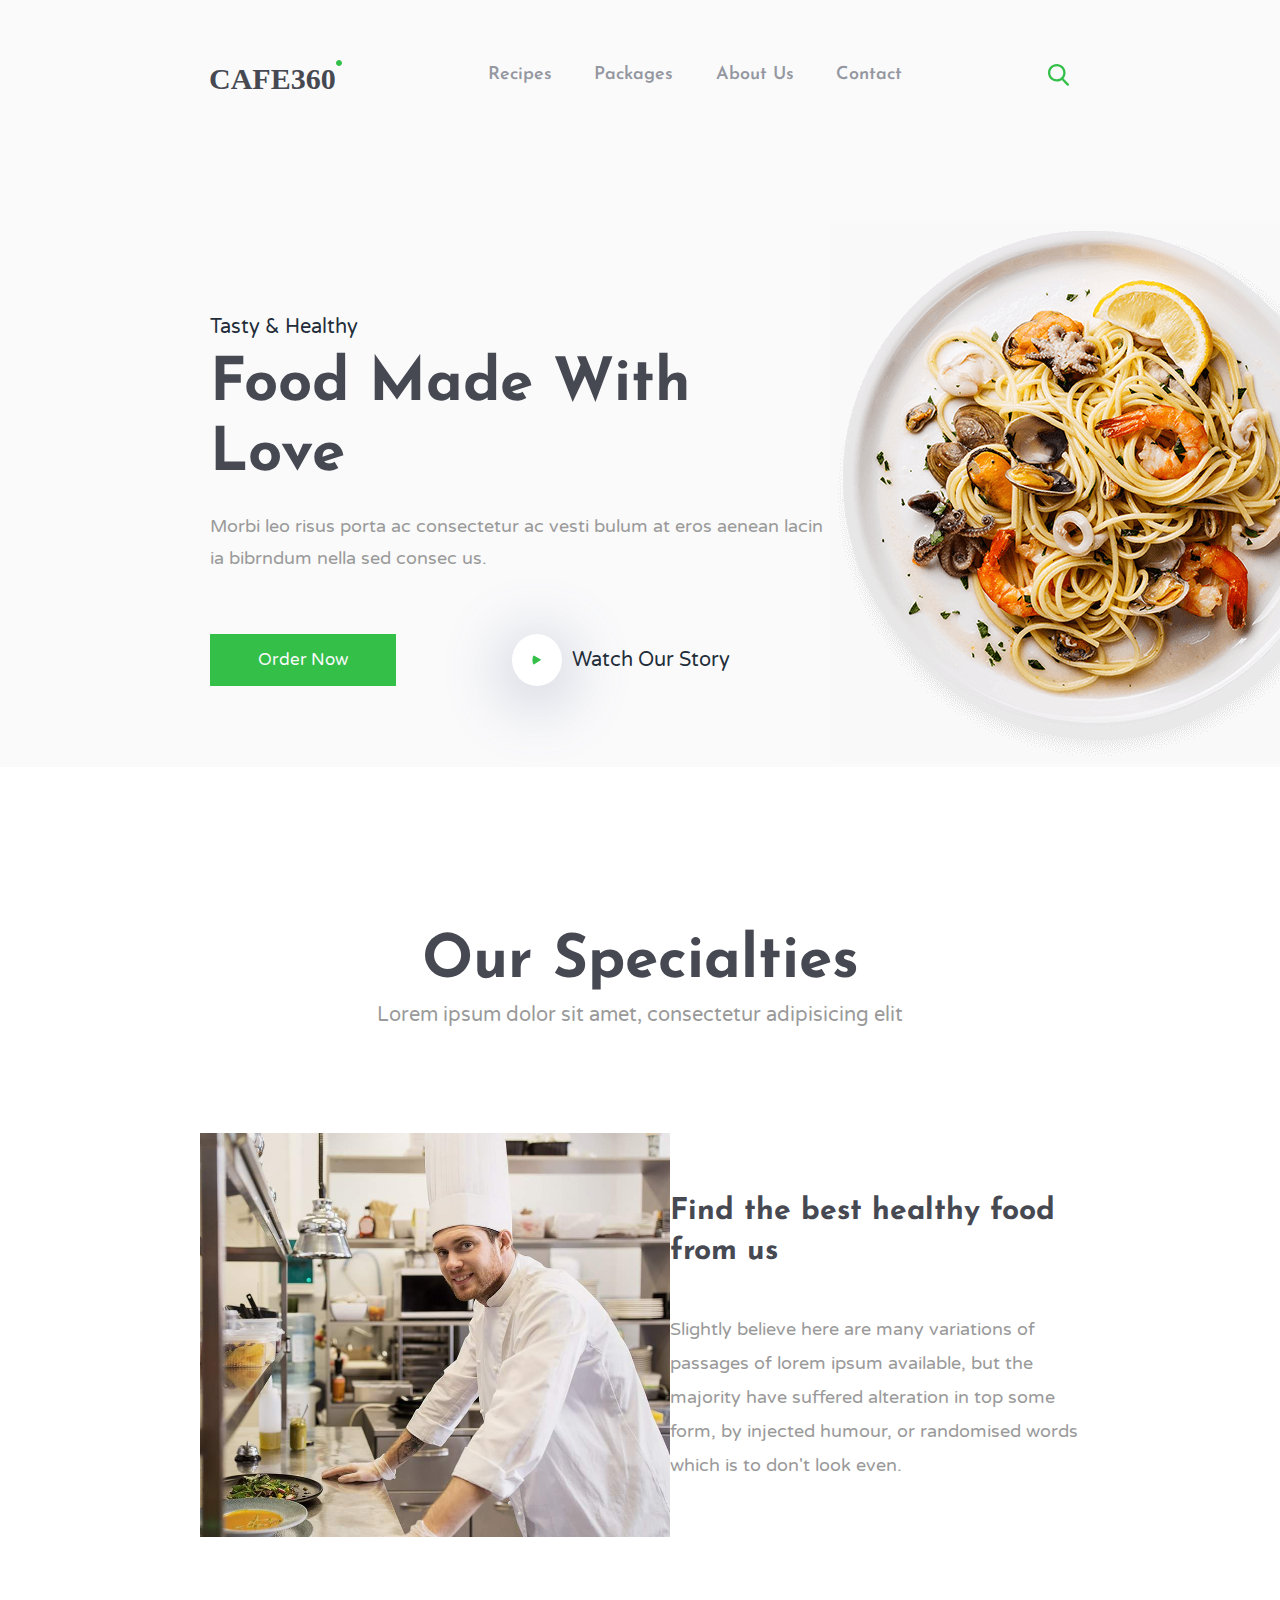
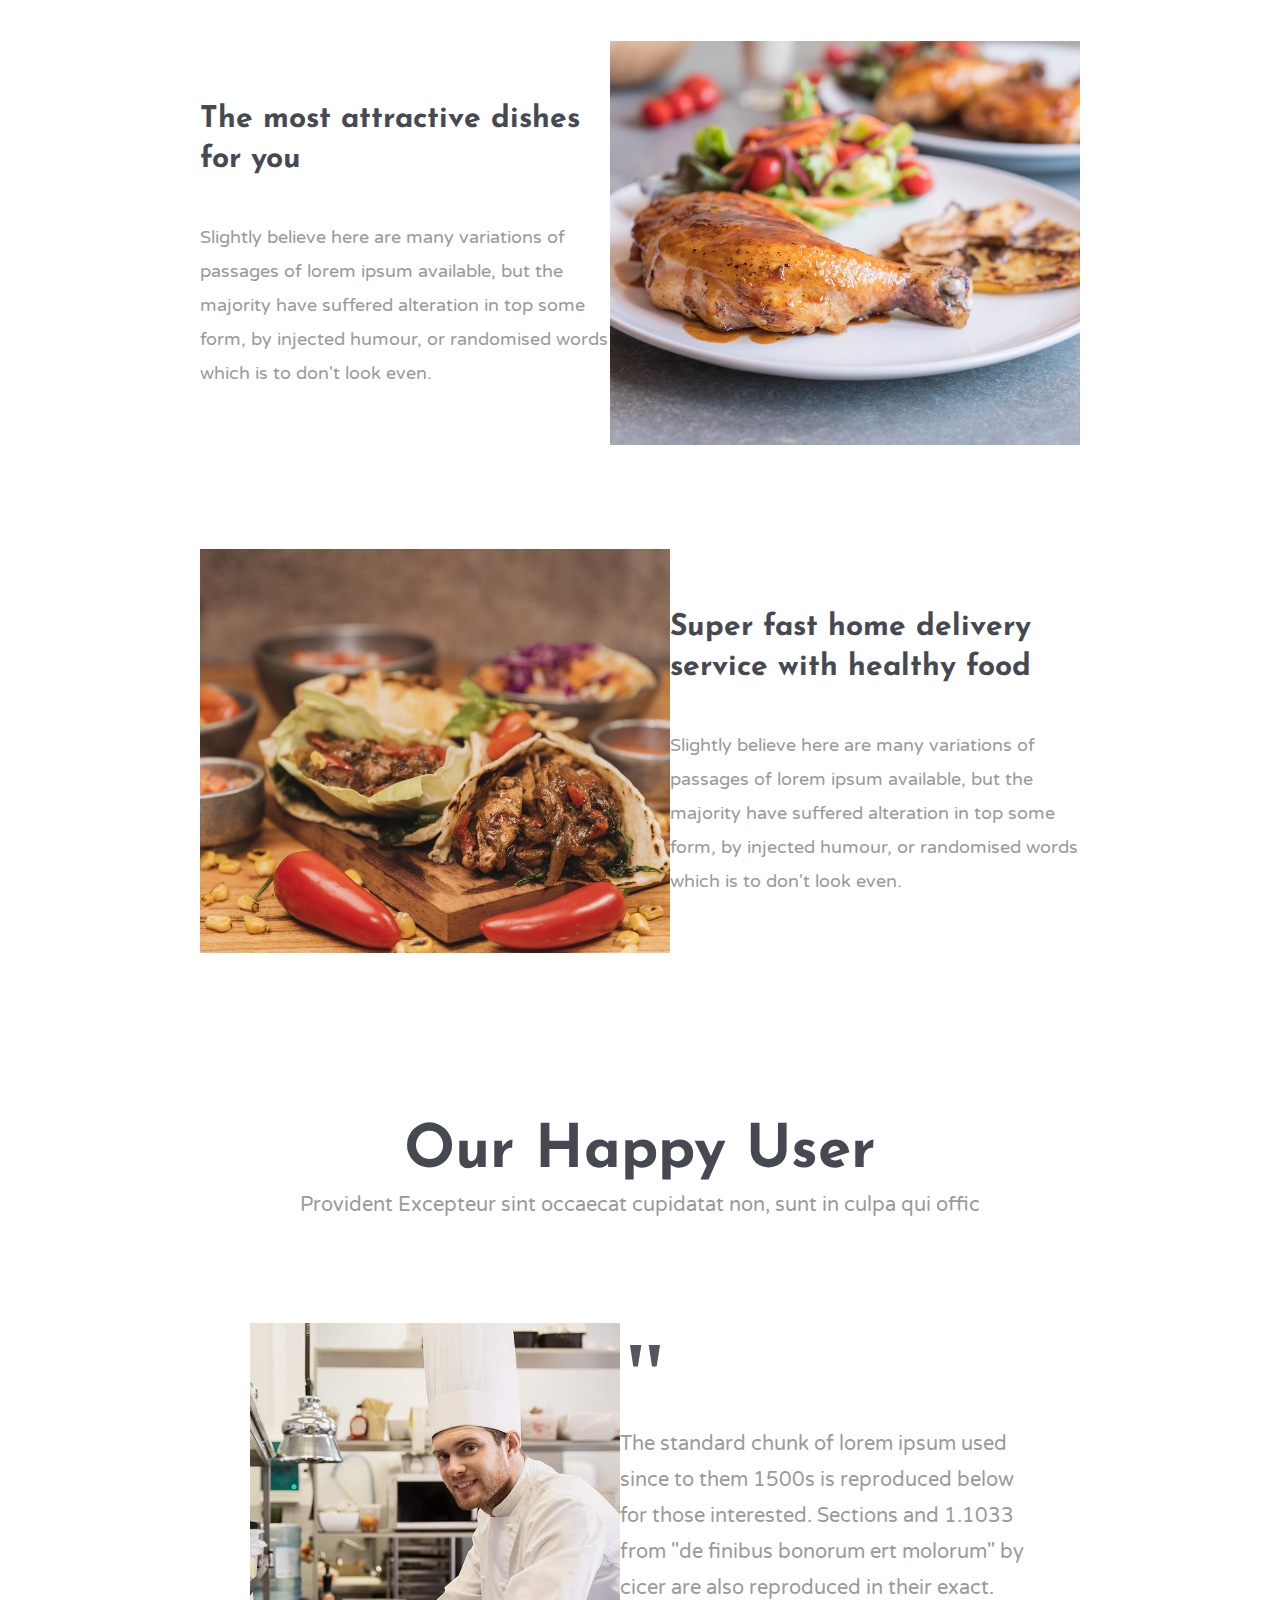
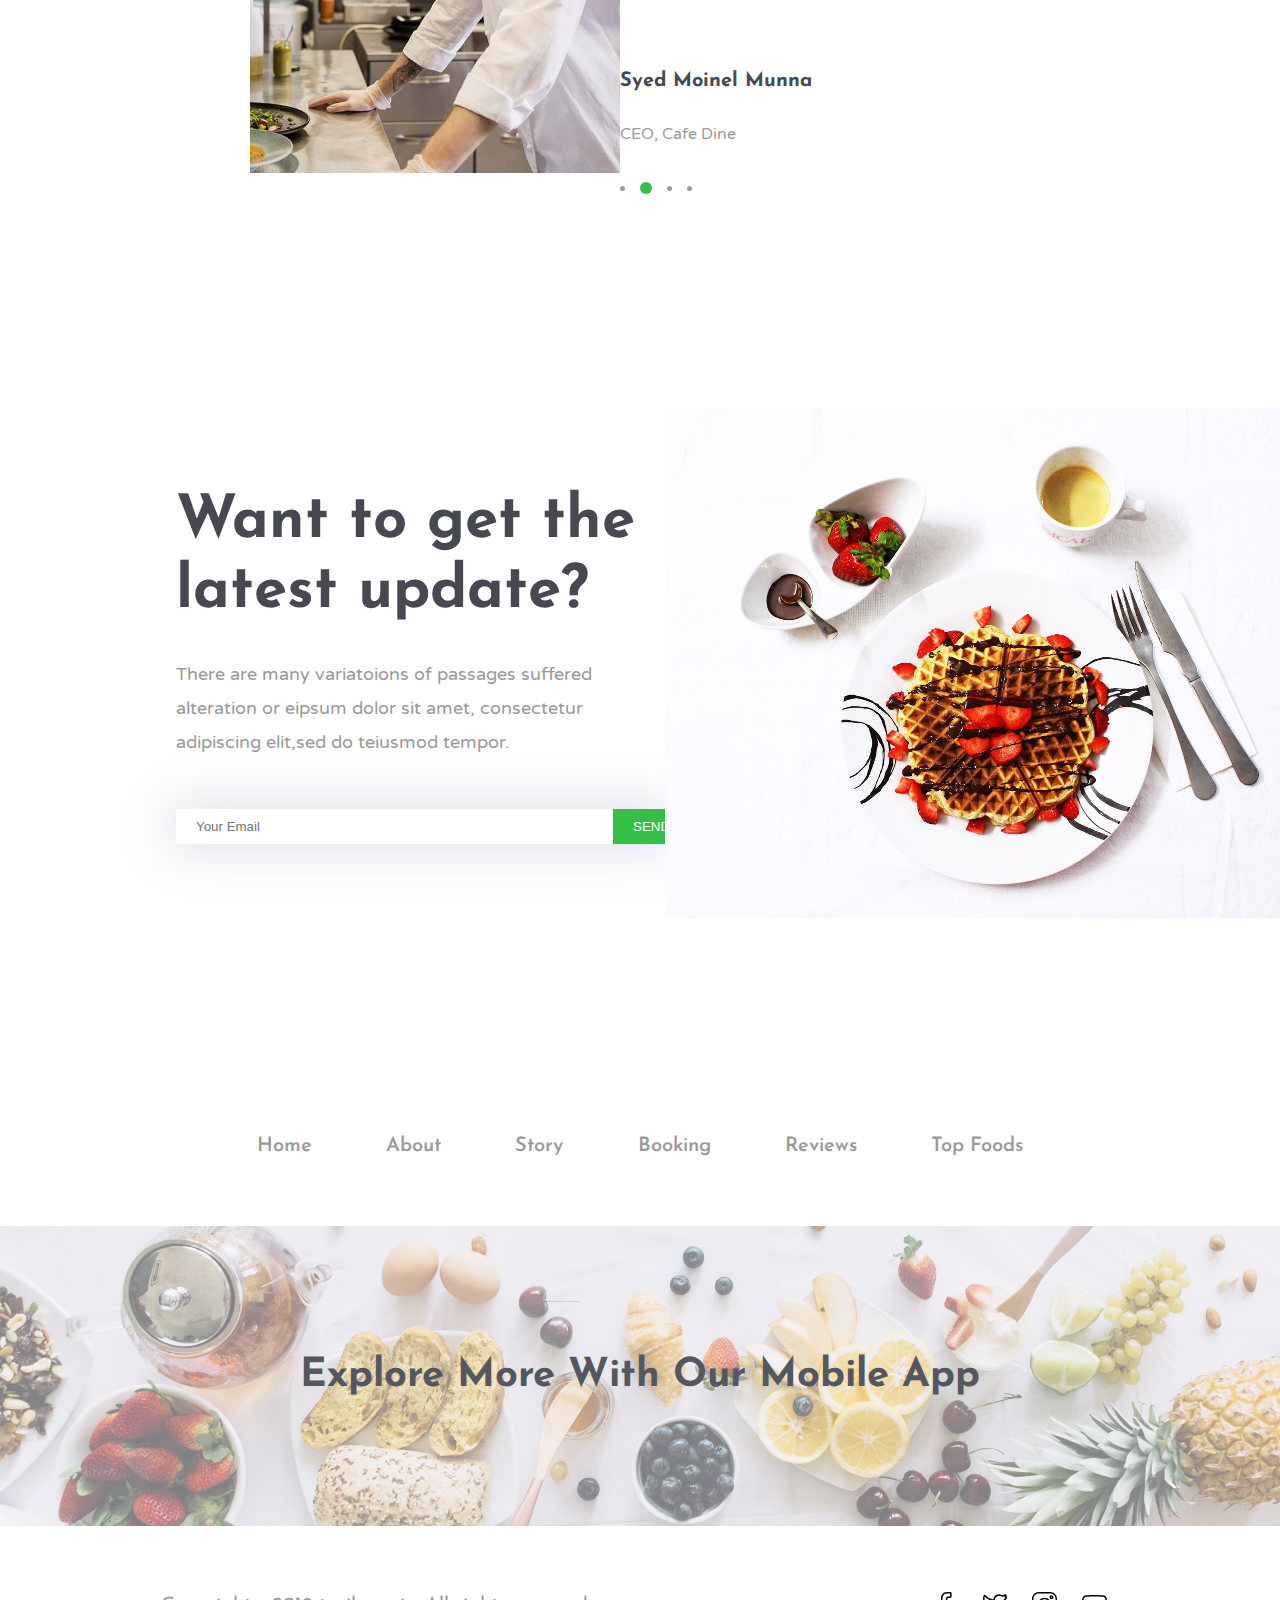
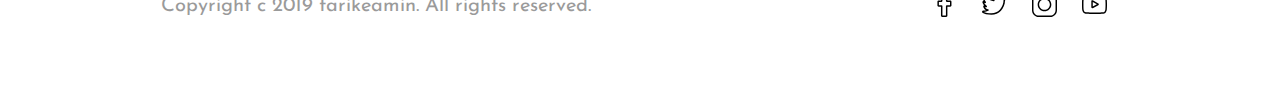
<file: home.html>
<!DOCTYPE html>
<html lang="uz">
<head>
	<meta charset="utf-8">
	<link rel="stylesheet" type="text/css" href="style.css">
	<title>my boy different</title>
	<link rel="preconnect" href="https://fonts.gstatic.com">
    <link href="https://fonts.googleapis.com/css2?family=Josefin+Sans&family=Varela+Round&display=swap" rel="stylesheet"></head>
<body>
	<section class="cafe">
		<div class="container">
			<header class="cafe-header">
				<img src="./img/cafe360.svg" class="cafe-logo">
				<ul class="cafe-list">
					<a href="#" class="cafe-link">
						<li class="cafe-item">Recipes</li>
					</a>
					<a href="#" class="cafe-link">
						<li class="cafe-item">Packages</li>
					</a>
					<a href="#" class="cafe-link">
						<li class="cafe-item">About Us</li>
					</a>
					<a href="#" class="cafe-link">
						<li class="cafe-item">Contact</li>
					</a>
				</ul>
				<img src="./img/search.svg">
			</header>
			<main class="cafe-main">
				<div class="cafe-main-text">
					<p class="cafe-main-subtext">tasty & healthy</p>
					<h1 class="cafe-main-heading">food made with love</h1>
					<p class="cafe-main-subtext-text">Morbi leo risus porta ac consectetur ac vesti bulum at eros aenean lacin ia bibrndum nella sed consec us.
					</p>
				   <div class="play-container">
					<a href="#" class="cafe-main-link">order now</a>
					<a href="#" class="cafe-play-link"><img src="./img/play.svg" class="cafe-main-play"><p class="play-text">watch our story</p></a>
				   </div>
				</div>
				<div class="cafe-main-img">
					<img src="./img/img.svg" class="main-img">
				</div>
			</main>
		</div>
	</section>
	<section class="our">
		<div class="container">
			<header class="our-header">
				<h1 class="our-heading">our specialties</h1>
			    <p class="our-header-subtext">Lorem ipsum dolor sit amet, consectetur adipisicing elit</p>
			</header>
			<main class="our-main">
				<div class="best">
					<ul class="best-list">
						<li class="best-item">
							<img src="./img/img1.png" class="best-chef">
						</li>
						
					</ul>
					<div class="best-text">
						<h2 class="best-text-heading">Find the best healthy food from us</h2>
					    <p class="best-text-text">Slightly believe here are many variations of passages of lorem ipsum available, but the majority have suffered alteration in top some form, by injected humour, or randomised words which is to don't look even.
					    </p>
					</div>
				</div>
				<div class="attractive">
					<div class="attractive-text">
						<h2 class="attractive-text-heading">The most attractive dishes for you</h2>
					    <p class="attractive-text-text">Slightly believe here are many variations of passages of lorem ipsum available, but the majority have suffered alteration in top some form, by injected humour, or randomised words which is to don't look even.
					    </p>
					</div>
					<div class="attractive-img">
						<img src="./img/img2.png" class="attractive-chicken">
					</div>
				</div>
				<div class="super">
					<div class="super-img">
						<img src="./img/img3.png" class="main-chef">
					</div>
					<div class="super-text">
						<h2 class="super-text-heading">Super fast home delivery service with healthy food</h2>
					    <p class="super-text-text">Slightly believe here are many variations of passages of lorem ipsum available, but the majority have suffered alteration in top some form, by injected humour, or randomised words which is to don't look even.
					    </p>
					</div>
				</div>
			</main>
		</div>
	</section>
	<section class="user">
		<div class="container">
			<header class="user-header">
				<h1 class="user-heading">our happy user</h1>
				<p class="user-header-subtext">Provident Excepteur sint occaecat cupidatat non, sunt in culpa qui offic</p>
			</header>
			<main class="user-main">
					<div class="user-main-img">
						<img src="./img/chef.png" class="user-chef">
					</div>
					<div class="user-main-text">
						<h2 class="user-main-heading">"</h2>
						<p class="user-main-text-subtext">The standard chunk of lorem ipsum used since to them 1500s is reproduced below for those interested. Sections and 1.1033 from "de finibus bonorum ert molorum" by cicer are also reproduced in their exact.</p>
						<p class="main-name">syed moinel munna</p>
						<p class="main-job">CEO, Cafe Dine</p>
					  <div class="span-container">
						<span></span>
						<span></span>
						<span></span>
						<span></span>
					  </div>
				</div>
			</main>
		</div>
	</section>
	<section class="update">
		<div class="container">
			<div class="update-text-part">
				<h1 class="update-heading">Want to get the  latest update?</h1>
				<p class="update-text">There are many variatoions of passages suffered alteration or eipsum dolor sit amet, consectetur adipiscing elit,sed do teiusmod tempor.</p>
				<div class="input-button">
					<input type="email" name="email" placeholder="Your Email" class="update-input">
					<button class="update-button">send</button>
				</div>
			</div>
			<div class="update-img-part"><img src="./img/last-img.png"></div>
		</div>
	</section>
	<section class="footer">
		<div class="container">
			<nav class="navbar">
				<ul class="nav-list">
					<li class="nav-item">
						<a href="#" class="nav-link">Home
						</a>
					</li>
					<li class="nav-item">
						<a href="#" class="nav-link">About
						</a>
					</li>
					<li class="nav-item">
						<a href="#" class="nav-link">Story
						</a>
					</li>
					<li class="nav-item">
						<a href="#" class="nav-link">Booking
						</a>
					</li>
					<li class="nav-item">
						<a href="#" class="nav-link">Reviews
						</a>
					</li>
					<li class="nav-item">
						<a href="#" class="nav-link">Top Foods
						</a>
					</li>
				</ul>
			</nav>
			<div class="footer-mobile">
				<h2 class="footer-heading">explore more with our mobile app</h2>
			</div>
			<div class="footer-copyright">
				<div class="copyright-text"><p class="footer-copyright-text">Copyright c 2019 tarikeamin. All rights reserved.</p>
				</div>
				<div class="footer-copyright-social">
				  <ul class="footer-list">
				  	<li class="footer-item">
				  		<a href="#" class="copyright-link">
						<img src="./img/facebook.svg" class="social"></a>
					</li>
					<li class="footer-item">
						<a href="#" class="copyright-link">
						<img src="./img/twitter.svg" class="social"></a>
					</li>
					<li class="footer-item">
						<a href="#" class="copyright-link">
						<img src="./img/instagram.svg" class="social"></a></li>
					<li class="footer-item">
						<a href="#" class="copyright-link">
						<img src="./img/youtube.svg" class="social"></a></li>
				</ul>
				</div>
			</div>
		</div>
	</section>
</body>
</html>
</file>
<file: style.css>
* {
	box-sizing: border-box;
	padding: 0;
	margin: 0;
	list-style-type: none;
	text-decoration: none;
}

html {
	scroll-behavior:smooth;
}
.cafe {
	background-color: #fafafb;
}
.cafe-header {
	display: flex;
	justify-content: space-between;
	padding: 60px 210px;
}

.cafe-list {
	display: flex;
	width: 457px;
	justify-content: space-around;
	align-items: center;

}

.cafe-link {
	display: block;
	font-size: 18px;
    color: #9497a0;
    font-weight: 600;
    font-family: "Josefin Sans";
}

.cafe-link:hover {
	color: #545760; 
}

.cafe-main {
	margin-top: 73px;
	display: flex;
	align-items: center;
	justify-content: space-between;
	padding-left: 210px;
}

.cafe-main-subtext {
	font-size: 20px;
    line-height: 46px;
    color: #222d39;
    font-weight: 400;
    font-family: "Varela Round";
    text-transform: capitalize;
}

.cafe-main-heading {
	font-size: 60px;
    line-height: 70px;
    color: #464952;
    font-weight: 700;
    font-family: "Josefin Sans";
    text-transform: capitalize;
}

.cafe-main-subtext-text {
	width: 619px;
    height: 54px;
    font-size: 18px;
    line-height: 32px;
    color: #9a9a9a;
    font-weight: 400;    
    font-family: "Varela Round";
    margin-top: 20px;
}


.cafe-main-link {
	display: block;
	
	padding: 15px 48px;
	font-size: 17px;
	text-transform: capitalize;
    color: #fafafb;
    font-weight: 400;
    font-family: "Varela Round";
    background-color: #34bf49;

}

.cafe-main-link:hover {
	color: #0010ff;
}

.cafe-play-link {
	display: flex;
	align-items: center;
}

.play-text {
	display: block;
	font-size: 20px;
    line-height: 46px;
    color: #222d39;
    font-weight: 400;
    font-family: "Varela Round";
    text-transform: capitalize;
    padding-left: 10px;
}

.play-container {
	display: flex;
	justify-content: space-between;
    margin-top: 70px;
    width: 520px;
}

.cafe-main-play {
	margin-left: 80px;
	padding: 20px;
	background-color: white;
	border: none;
	border-radius: 50%;
	box-shadow: 0 10px 60px 10px rgba(103,114,148,0.3);
}

.our>.container  {
	padding: 160px 200px;
}

.our-header {
	display: flex;
	flex-direction: column;
	align-items: center;
}

.our-heading {
	font-size: 60px;
    line-height: 70px;
    color: #464952;
    font-weight: 700;
    font-family: "Josefin Sans";
    text-transform: capitalize;
}

.our-header {
	font-size: 20px;
    line-height: 36px;
    color: #9a9a9a;
    font-weight: 400;
    font-family: "Varela Round";
}

.our-main {
	margin-top: 100px;

}
.best {
	display: flex;
	justify-content: space-between;
	align-items: center;
}

.best-text {
	width: 550px;
}

.best-text-heading {
	font-size: 30px;
    line-height: 40px;
    color: #464952;
    font-weight: 700;
    font-family: "Josefin Sans";
    padding-bottom: 40px;
}

.best-text-text {
	font-size: 18px;
    line-height: 34px;
    color: #9a9a9a;
    font-weight: 400;
    font-family: "Varela Round";
}

.attractive {
	margin-top: 100px;
	display: flex;
	justify-content: space-between;
	align-items: center;
}

.attractive-text {
	width: 550px;
}

.attractive-text-heading {
	font-size: 30px;
    line-height: 40px;
    color: #464952;
    font-weight: 700;
    font-family: "Josefin Sans";
    padding-bottom: 40px;
}

.attractive-text-text {
	font-size: 18px;
    line-height: 34px;
    color: #9a9a9a;
    font-weight: 400;
    font-family: "Varela Round";
}

.super {
	margin-top: 100px;
	display: flex;
	justify-content: space-between;
	align-items: center;
}

.super-text {
	width: 550px;
}

.super-text-heading {
	font-size: 30px;
    line-height: 40px;
    color: #464952;
    font-weight: 700;
    font-family: "Josefin Sans";
    padding-bottom: 40px;
}

.super-text-text {
	font-size: 18px;
    line-height: 34px;
    color: #9a9a9a;
    font-weight: 400;
    font-family: "Varela Round";
}


.user-header {
	display: flex;
	flex-direction: column;
	align-items: center;
}
.user-heading {
	font-size: 60px;
    line-height: 70px;
    color: #464952;
    font-weight: 700;
    font-family: "Josefin Sans";
    text-transform: capitalize;
}

.user-header-subtext {
	font-size: 20px;
	line-height: 36px;
	color: #9a9a9a;
	font-weight: 400;
	font-family: "Varela Round";
}

.user-main {
	margin: 100px 250px;
	display: flex;
	justify-content: space-between;
}

.user-main-heading {
	color: #545760;
	font-size: 90px;
}

.user-main-text {
	width: 530px;
}

.user-main-text-subtext {
	font-size: 20px;
	line-height: 36px;
	color: #9a9a9a;
	font-weight: 400;
	font-family: "Varela Round"
}

.main-name {
	font-size: 20px;
	line-height: 70px;
	color: #464952;
	font-weight: 700;
	font-family: "Josefin Sans";
	text-transform: capitalize;
	margin-top: 40px;
}

.main-job {
	font-size: 16px;
	line-height: 36px;
	color: #9a9a9a;
	font-weight: 400;
	font-family: "Varela Round";
	margin-bottom: 30px;
}

.span-container {
	margin-top: 20px;
}

.span-container {
	display: flex;
	align-items: center;
}

.span-container span {
    display: inline-block;
	margin-right: 15px;
	width: 5px;
	height: 5px;
	border-radius: 50%;
	background-color: #9a9a9a;
}

.span-container span:nth-child(2) {
	width: 12px;
	height: 12px;
	border-radius: 50%;
	background-color: #34bf49;
}

.update>.container {
	margin: 214px 0;
	display: flex;
	align-items: center;
	justify-content: flex-end;
}

.update-text-part {
	margin-left: 214px;
	width: 634px;
}

.update-heading {
	font-size: 60px;
	line-height: 70px;
	color: #464952;
	font-weight: 700;
	font-family: "Josefin Sans";
}

.update-text {
	font-size: 18px;
	line-height: 34px;
	color: #9a9a9a;
	font-weight: 400;
	font-family: "Varela Round";
	margin: 30px 0;
}


.update-text-part .input-button {
	margin-top: 50px;
	box-shadow: 0 0 50px 8px rgba(103,114,148,0.2);
	display: flex;
	width: 489px;

}
.update-input {
	outline: none;
	border: none;
	padding: 10px 20px;
}

.update-button {
	margin: 0 220px;
	outline: none;
	border: none;
	text-transform: uppercase;
	color: white;
	padding: 10px 20px;
	background-color: #34bf49;
}

.footer>.container {
	margin-top: 160px;
}

.nav-list {
	display: flex;
	margin: 0 220px;
	justify-content: space-around;
}

.nav-link {
	font-size: 20px;
	color: #9a9a9a;
	font-weight: 600;
	font-family: "Josefin Sans";
}

.nav-link:hover {
	color: #34bf49;
}

.footer-mobile {
	background-image: linear-gradient(to right,rgba(240,240,245,0.5), rgba(240,240,245,0.5)),
	                  url('./img/footer.png');
	display: flex;
	flex-direction: column;
	align-items: center;
	justify-content: center;
	height: 300px;
	margin-top: 70px;
}

.footer-heading {
	font-size: 40px;
	line-height: 60px;
	color: #545760;
	font-weight: 700;
	font-family: "Josefin Sans";
	text-transform: capitalize;
}

.footer-copyright {
	display: flex;
	align-items: center;
	justify-content: space-around;
	margin: 60px 0;
}

.footer-copyright-text {
	font-size: 20px;
	color: #9a9a9a;
	font-weight: 400;
	font-family: "Josefin Sans";
	width: 437px;
}

.footer-list {
	display: flex;
	justify-content: center;
	justify-content: space-around;
	align-items: center;
	width: 200px;
	height: 40px;
}

.footer-item {
	width: 35px;
	height: 100%;
	display: flex;
	align-items: center;
	justify-content: center;
}

.social {
	width: 25px;
	height: 25px;
	transition: 0.2s;
}
.social:hover {
	width: 35px;
	height: 35px;
}
</file>
